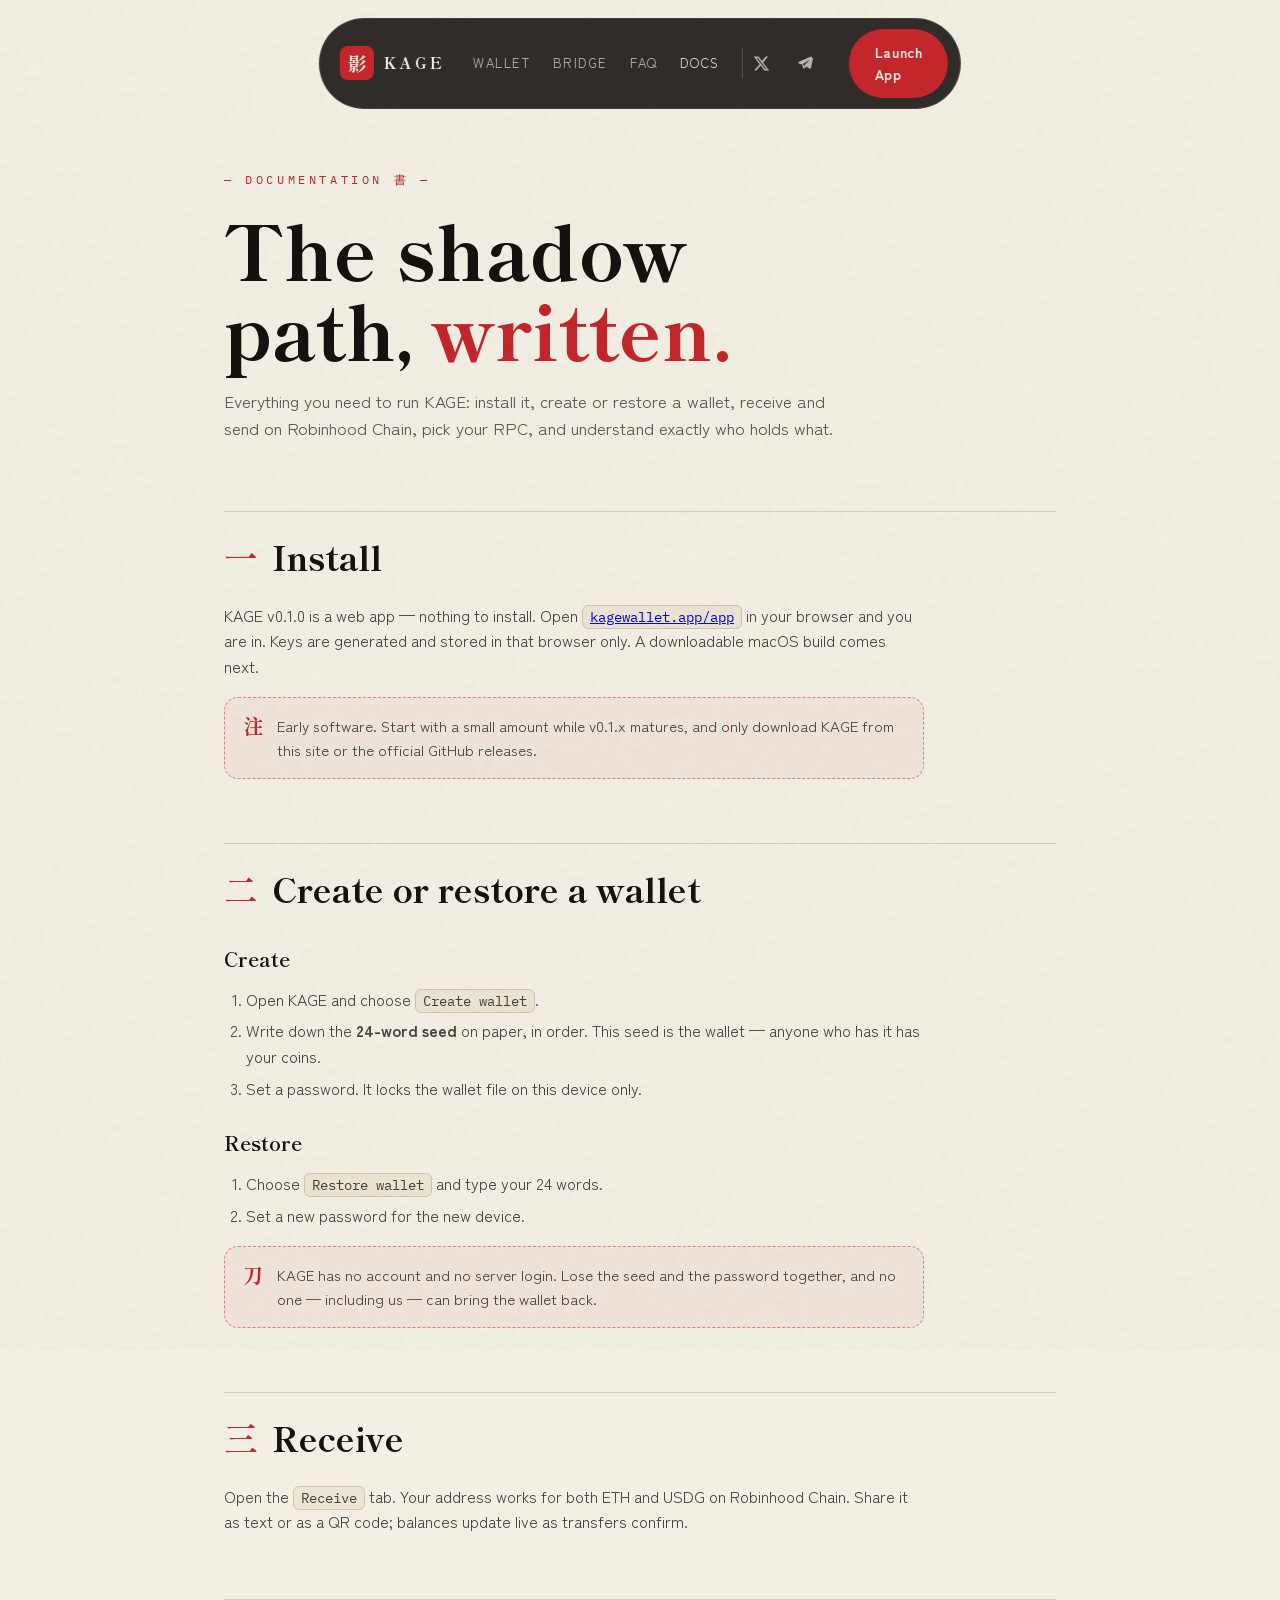
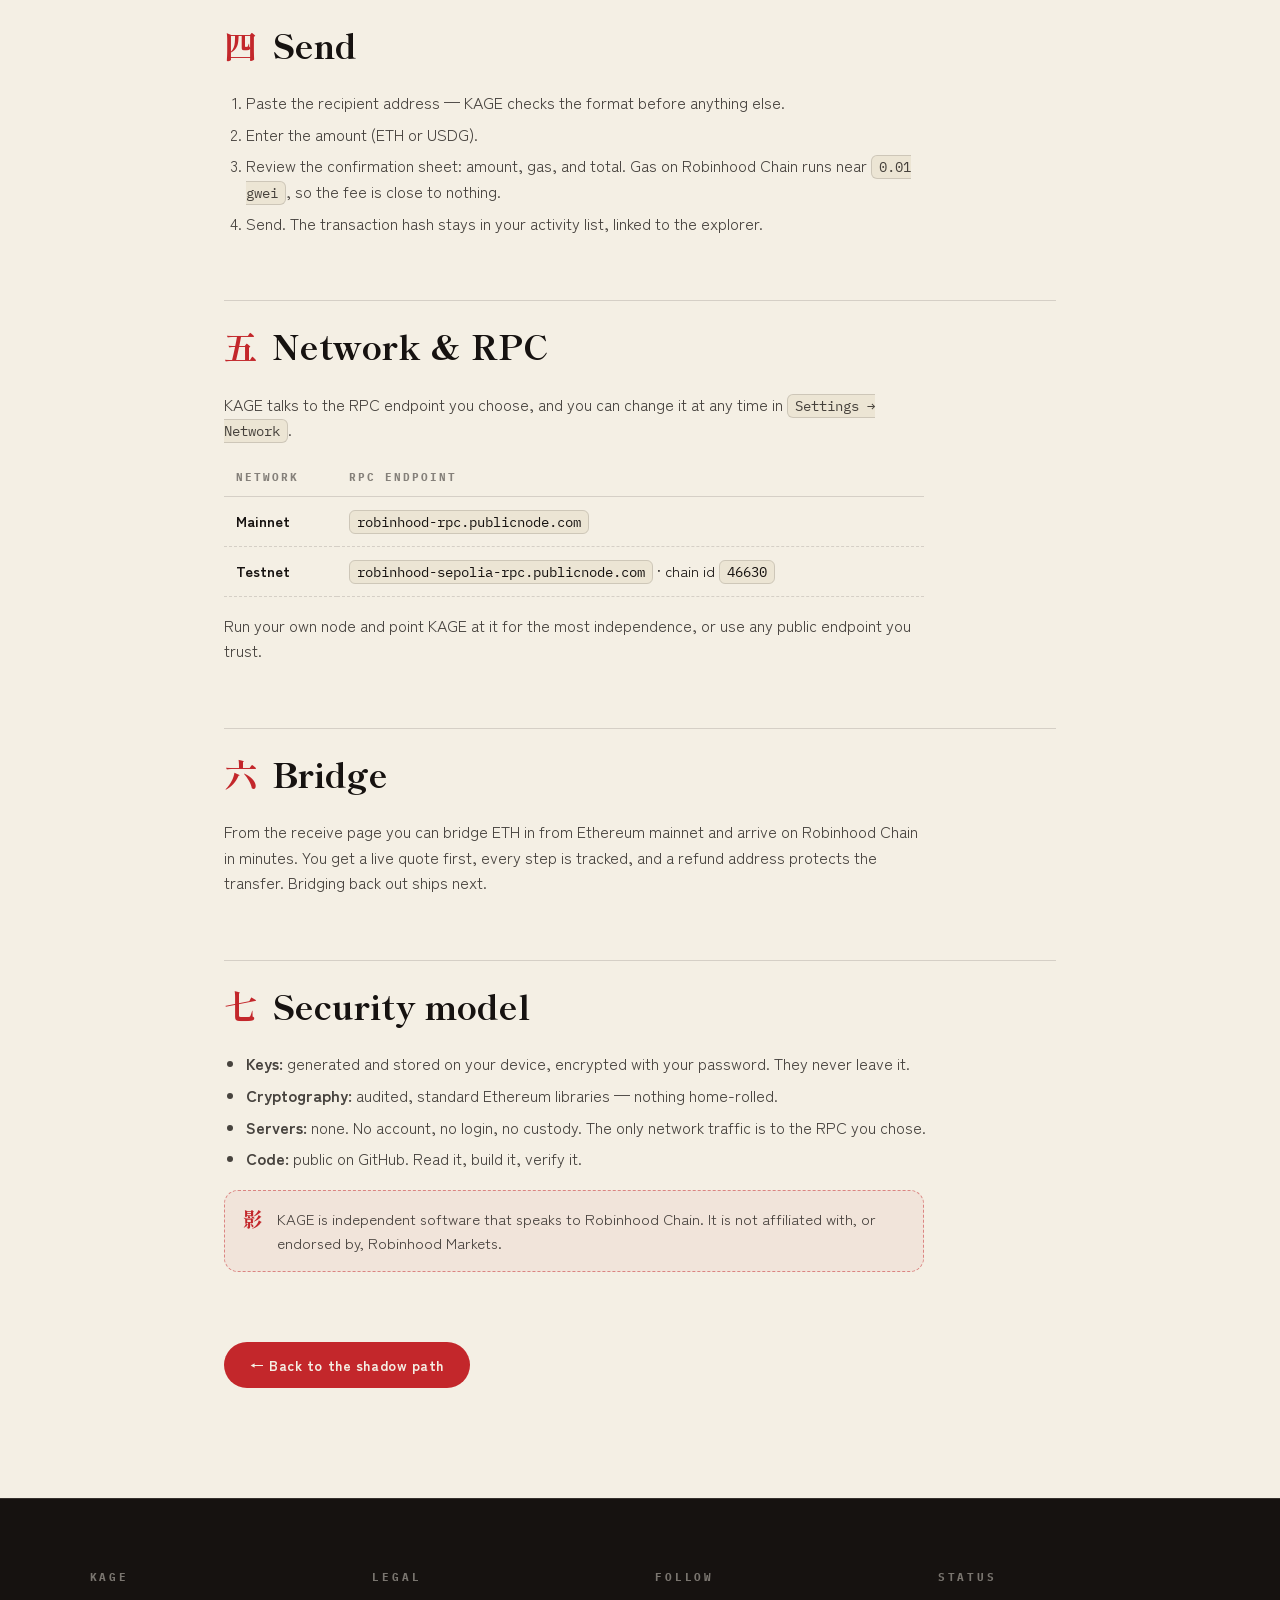
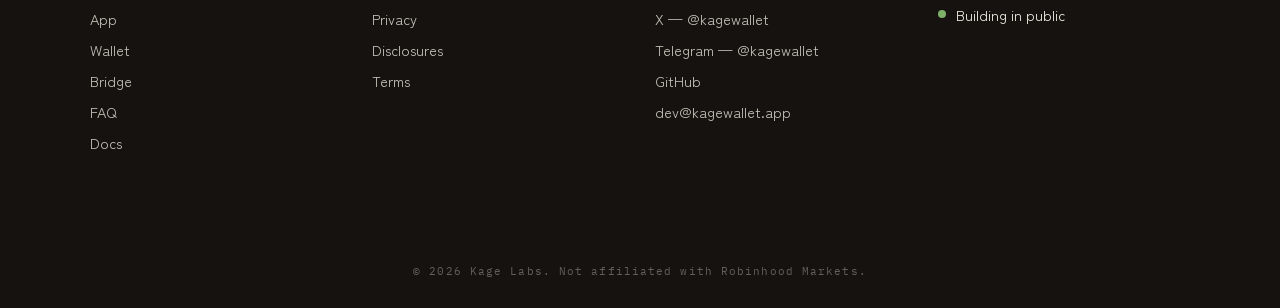
<file: docs.html>
<!doctype html>
<html lang="en">
<head>
  <meta charset="utf-8" />
  <meta name="viewport" content="width=device-width, initial-scale=1" />
  <title>KAGE Docs — Walk the shadow path</title>
  <meta name="description" content="Documentation for KAGE, a self-custody wallet for Robinhood Chain: install, create a wallet, receive, send, RPC endpoints, bridge, and security model." />
  <link rel="icon" type="image/svg+xml" href="images/favicon.svg" />
  <meta property="og:type" content="website" />
  <meta property="og:site_name" content="KAGE" />
  <meta property="og:title" content="KAGE Docs" />
  <meta property="og:description" content="Install, create a wallet, receive, send, RPC endpoints, bridge, and security model." />
  <meta property="og:url" content="https://kagewallet.app/docs.html" />
  <meta property="og:image" content="https://kagewallet.app/images/og.jpg" />
  <meta name="twitter:card" content="summary_large_image" />
  <meta name="twitter:site" content="@kagewallet" />
  <link rel="preconnect" href="https://fonts.googleapis.com" />
  <link rel="preconnect" href="https://fonts.gstatic.com" crossorigin />
  <link href="https://fonts.googleapis.com/css2?family=Shippori+Mincho:wght@500;600;700;800&family=Zen+Kaku+Gothic+New:wght@400;500;700&family=IBM+Plex+Mono:wght@400;500&display=swap" rel="stylesheet" />
  <link rel="stylesheet" href="css/style.css?v=2" />
  <style>
    .docs {
      max-width: 880px;
      margin: 0 auto;
      padding: 170px 24px 110px;
    }
    .docs__kicker {
      font-family: var(--mono);
      font-size: 12px; letter-spacing: 0.3em;
      color: var(--crimson);
      margin-bottom: 20px;
    }
    .docs__title {
      font-family: var(--serif);
      font-weight: 800;
      font-size: clamp(42px, 7vw, 76px);
      line-height: 1.05;
      margin-bottom: 18px;
    }
    .docs__intro {
      font-size: 17px;
      color: rgba(22,18,16,0.7);
      max-width: 620px;
      margin-bottom: 70px;
    }
    .doc-section { margin-bottom: 64px; }
    .doc-section h2 {
      display: flex; align-items: baseline; gap: 14px;
      font-family: var(--serif);
      font-weight: 800;
      font-size: clamp(26px, 3.4vw, 34px);
      margin-bottom: 18px;
      padding-top: 18px;
      border-top: 1px solid var(--line);
    }
    .doc-section h2 .kanji { color: var(--crimson); }
    .doc-section h3 {
      font-family: var(--serif);
      font-size: 20px;
      margin: 26px 0 10px;
    }
    .doc-section p, .doc-section li {
      font-size: 16px;
      color: rgba(22,18,16,0.78);
      max-width: 700px;
    }
    .doc-section ol, .doc-section ul { padding-left: 22px; margin: 12px 0; }
    .doc-section li { margin: 6px 0; }
    .doc-section code {
      font-family: var(--mono);
      font-size: 13.5px;
      background: var(--paper-2);
      border: 1px solid var(--line);
      border-radius: 6px;
      padding: 2px 7px;
    }
    .doc-callout {
      display: flex; gap: 14px;
      border: 1px dashed rgba(195,39,43,0.5);
      border-radius: 14px;
      background: rgba(195,39,43,0.05);
      padding: 16px 18px;
      margin: 18px 0;
      max-width: 700px;
    }
    .doc-callout .mark {
      font-family: var(--serif);
      font-weight: 800;
      color: var(--crimson);
      font-size: 20px;
      line-height: 1.2;
    }
    .doc-callout p { margin: 0; font-size: 15px; }
    .doc-table {
      width: 100%;
      max-width: 700px;
      border-collapse: collapse;
      margin: 16px 0;
      font-size: 14.5px;
    }
    .doc-table th {
      text-align: left;
      font-family: var(--mono);
      font-size: 11px; letter-spacing: 0.18em;
      color: rgba(22,18,16,0.5);
      padding: 10px 12px;
      border-bottom: 1px solid var(--line);
    }
    .doc-table td {
      padding: 12px;
      border-bottom: 1px dashed var(--line);
      vertical-align: top;
    }
    .doc-table td:first-child { font-weight: 700; white-space: nowrap; }
    .doc-table code { white-space: nowrap; }
    .docs__backrow { margin-top: 70px; }
  </style>
</head>
<body>
  <div class="grain" aria-hidden="true"></div>

  <header class="nav">
    <a class="nav__brand" href="index.html">
      <span class="nav__mon">影</span>
      <span class="nav__name">KAGE</span>
    </a>
    <nav class="nav__links">
      <a href="index.html#features">Wallet</a>
      <a href="index.html#bridge">Bridge</a>
      <a href="index.html#faq">FAQ</a>
      <a href="docs.html" style="color:var(--paper)">Docs</a>
    </nav>
    <div class="nav__social">
      <a href="https://x.com/kagewallet" target="_blank" rel="noopener" aria-label="X — @kagewallet">
        <svg viewBox="0 0 24 24" fill="currentColor"><path d="M18.244 2.25h3.308l-7.227 8.26 8.502 11.24H16.17l-5.214-6.817L4.99 21.75H1.68l7.73-8.835L1.254 2.25H8.08l4.713 6.231 5.45-6.231zm-1.161 17.52h1.833L7.084 4.126H5.117l11.966 15.644z"/></svg>
      </a>
      <a href="https://t.me/kagewallet" target="_blank" rel="noopener" aria-label="Telegram — @kagewallet">
        <svg viewBox="0 0 24 24" fill="currentColor"><path d="M21.94 3.19a1.5 1.5 0 0 0-2.04-1.64L2.1 9.4c-1.26.52-1.14 2.35.17 2.72l4.52 1.26 1.69 5.4c.37 1.17 1.86 1.46 2.64.52l2.28-2.76 4.47 3.3c.98.72 2.37.17 2.6-1.03l3.47-15.62zM8.3 12.9l9.14-5.9c.36-.23.74.26.44.56l-7.2 7.06-.27 3.18-1.9-4.9z" transform="scale(.92) translate(1 1)"/></svg>
      </a>
    </div>
    <a class="btn btn--primary nav__cta" href="app/">Launch App<span class="btn__ink" aria-hidden="true"></span></a>
  </header>

  <main class="docs">
    <p class="docs__kicker">— DOCUMENTATION 書 —</p>
    <h1 class="docs__title">The shadow<br/>path, <span class="crimson">written.</span></h1>
    <p class="docs__intro">Everything you need to run KAGE: install it, create or restore a wallet, receive and send on Robinhood Chain, pick your RPC, and understand exactly who holds what.</p>

    <section class="doc-section" id="install">
      <h2><span class="kanji">一</span> Install</h2>
      <p>KAGE v0.1.0 is a web app — nothing to install. Open <a href="app/"><code>kagewallet.app/app</code></a> in your browser and you are in. Keys are generated and stored in that browser only. A downloadable macOS build comes next.</p>
      <div class="doc-callout"><span class="mark">注</span><p>Early software. Start with a small amount while v0.1.x matures, and only download KAGE from this site or the official GitHub releases.</p></div>
    </section>

    <section class="doc-section" id="wallet">
      <h2><span class="kanji">二</span> Create or restore a wallet</h2>
      <h3>Create</h3>
      <ol>
        <li>Open KAGE and choose <code>Create wallet</code>.</li>
        <li>Write down the <strong>24-word seed</strong> on paper, in order. This seed is the wallet — anyone who has it has your coins.</li>
        <li>Set a password. It locks the wallet file on this device only.</li>
      </ol>
      <h3>Restore</h3>
      <ol>
        <li>Choose <code>Restore wallet</code> and type your 24 words.</li>
        <li>Set a new password for the new device.</li>
      </ol>
      <div class="doc-callout"><span class="mark">刀</span><p>KAGE has no account and no server login. Lose the seed and the password together, and no one — including us — can bring the wallet back.</p></div>
    </section>

    <section class="doc-section" id="receive">
      <h2><span class="kanji">三</span> Receive</h2>
      <p>Open the <code>Receive</code> tab. Your address works for both ETH and USDG on Robinhood Chain. Share it as text or as a QR code; balances update live as transfers confirm.</p>
    </section>

    <section class="doc-section" id="send">
      <h2><span class="kanji">四</span> Send</h2>
      <ol>
        <li>Paste the recipient address — KAGE checks the format before anything else.</li>
        <li>Enter the amount (ETH or USDG).</li>
        <li>Review the confirmation sheet: amount, gas, and total. Gas on Robinhood Chain runs near <code>0.01 gwei</code>, so the fee is close to nothing.</li>
        <li>Send. The transaction hash stays in your activity list, linked to the explorer.</li>
      </ol>
    </section>

    <section class="doc-section" id="network">
      <h2><span class="kanji">五</span> Network &amp; RPC</h2>
      <p>KAGE talks to the RPC endpoint you choose, and you can change it at any time in <code>Settings → Network</code>.</p>
      <table class="doc-table">
        <tr><th>NETWORK</th><th>RPC ENDPOINT</th></tr>
        <tr><td>Mainnet</td><td><code>robinhood-rpc.publicnode.com</code></td></tr>
        <tr><td>Testnet</td><td><code>robinhood-sepolia-rpc.publicnode.com</code> · chain id <code>46630</code></td></tr>
      </table>
      <p>Run your own node and point KAGE at it for the most independence, or use any public endpoint you trust.</p>
    </section>

    <section class="doc-section" id="bridge">
      <h2><span class="kanji">六</span> Bridge</h2>
      <p>From the receive page you can bridge ETH in from Ethereum mainnet and arrive on Robinhood Chain in minutes. You get a live quote first, every step is tracked, and a refund address protects the transfer. Bridging back out ships next.</p>
    </section>

    <section class="doc-section" id="security">
      <h2><span class="kanji">七</span> Security model</h2>
      <ul>
        <li><strong>Keys:</strong> generated and stored on your device, encrypted with your password. They never leave it.</li>
        <li><strong>Cryptography:</strong> audited, standard Ethereum libraries — nothing home-rolled.</li>
        <li><strong>Servers:</strong> none. No account, no login, no custody. The only network traffic is to the RPC you chose.</li>
        <li><strong>Code:</strong> public on GitHub. Read it, build it, verify it.</li>
      </ul>
      <div class="doc-callout"><span class="mark">影</span><p>KAGE is independent software that speaks to Robinhood Chain. It is not affiliated with, or endorsed by, Robinhood Markets.</p></div>
    </section>

    <div class="docs__backrow">
      <a class="btn btn--primary" href="index.html">← Back to the shadow path<span class="btn__ink" aria-hidden="true"></span></a>
    </div>
  </main>

  <footer class="footer">
    <div class="footer__cols">
      <div><h4>KAGE</h4><a href="app/">App</a><a href="index.html#features">Wallet</a><a href="index.html#bridge">Bridge</a><a href="index.html#faq">FAQ</a><a href="docs.html">Docs</a></div>
      <div><h4>LEGAL</h4><a href="#">Privacy</a><a href="#">Disclosures</a><a href="#">Terms</a></div>
      <div><h4>FOLLOW</h4><a href="https://x.com/kagewallet" target="_blank" rel="noopener">X — @kagewallet</a><a href="https://t.me/kagewallet" target="_blank" rel="noopener">Telegram — @kagewallet</a><a href="https://github.com/kagewallet/kage" target="_blank" rel="noopener">GitHub</a><a href="mailto:dev@kagewallet.app">dev@kagewallet.app</a></div>
      <div><h4>STATUS</h4><p class="footer__status"><span class="ui__pulse"></span>Building in public</p></div>
    </div>
    <p class="footer__fine">© 2026 Kage Labs. Not affiliated with Robinhood Markets.</p>
  </footer>
</body>
</html>
</file>
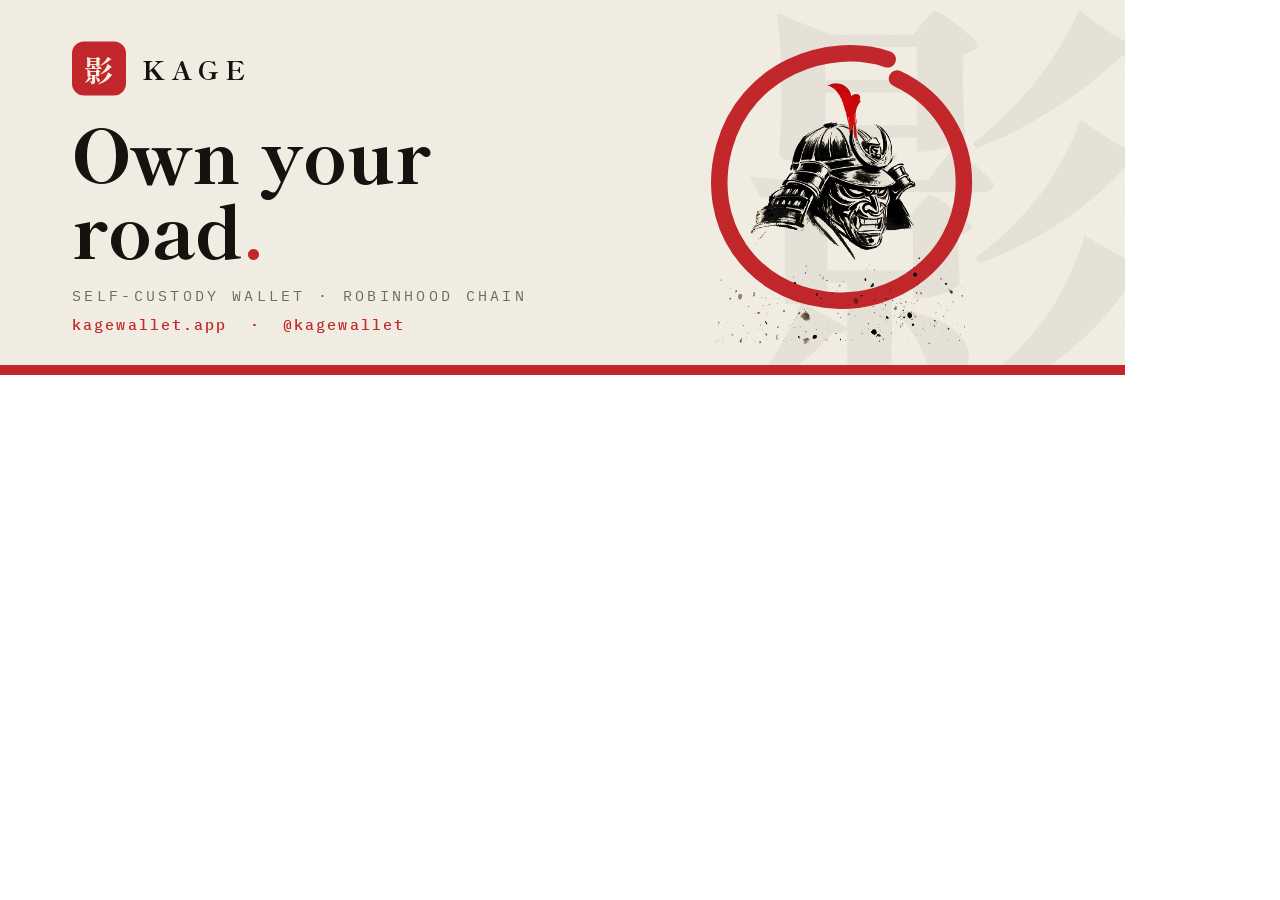
<file: brand/banner.html>
<!doctype html>
<html lang="en">
<head>
<meta charset="utf-8" />
<meta name="viewport" content="width=device-width, initial-scale=1" />
<title>banner</title>
<link href="https://fonts.googleapis.com/css2?family=Shippori+Mincho:wght@700;800&family=IBM+Plex+Mono:wght@500&display=swap" rel="stylesheet" />
<style>
  * { margin: 0; padding: 0; box-sizing: border-box; }
  html, body { width: 1125px; height: 375px; overflow: hidden; }
  .stage {
    position: relative;
    width: 1125px; height: 375px;
    background: #f4efe4;
    overflow: hidden;
    font-family: 'Shippori Mincho', serif;
  }
  .giant {
    position: absolute;
    right: -40px; top: 50%;
    translate: 0 -50%;
    font-size: 430px;
    font-weight: 800;
    line-height: 1;
    color: rgba(22, 18, 16, 0.055);
    user-select: none;
  }
  .enso {
    position: absolute;
    top: 50%; right: 118px;
    width: 330px;
    translate: 0 -52%;
    color: #c3272b;
  }
  .enso svg { width: 100%; height: auto; display: block; }
  .samurai {
    position: absolute;
    top: 47%; right: 160px;
    width: 250px;
    translate: 0 -50%;
    mix-blend-mode: multiply;
    filter: brightness(1.08) contrast(1.06);
  }
  .copy {
    position: absolute;
    left: 72px; top: 50%;
    translate: 0 -50%;
  }
  .brand {
    display: flex; align-items: center; gap: 16px;
    margin-bottom: 18px;
  }
  .mon {
    display: grid; place-items: center;
    width: 54px; height: 54px;
    background: #c3272b;
    color: #f4efe4;
    border-radius: 12px;
    font-size: 30px;
    font-weight: 800;
  }
  .name {
    font-size: 26px;
    font-weight: 800;
    letter-spacing: 0.24em;
    color: #161210;
  }
  .title {
    font-size: 74px;
    font-weight: 800;
    line-height: 1.02;
    color: #161210;
  }
  .title em { font-style: normal; color: #c3272b; }
  .meta {
    margin-top: 22px;
    font-family: 'IBM Plex Mono', monospace;
    font-size: 15px;
    letter-spacing: 0.22em;
    color: rgba(22, 18, 16, 0.6);
  }
  .links {
    margin-top: 10px;
    font-family: 'IBM Plex Mono', monospace;
    font-size: 15px;
    letter-spacing: 0.14em;
    color: #c3272b;
    font-weight: 500;
  }
  .strip {
    position: absolute;
    left: 0; right: 0; bottom: 0;
    height: 10px;
    background: #c3272b;
  }
  .grain {
    position: absolute; inset: 0;
    opacity: 0.55;
    background-image: url("data:image/svg+xml,%3Csvg viewBox='0 0 300 300' xmlns='http://www.w3.org/2000/svg'%3E%3Cfilter id='n'%3E%3CfeTurbulence type='fractalNoise' baseFrequency='0.75' numOctaves='2' stitchTiles='stitch'/%3E%3CfeColorMatrix type='matrix' values='0 0 0 0 0  0 0 0 0 0  0 0 0 0 0  0 0 0 0.04 0'/%3E%3C/filter%3E%3Crect width='100%25' height='100%25' filter='url(%23n)'/%3E%3C/svg%3E");
  }
</style>
</head>
<body>
  <div class="stage">
    <div class="giant">影</div>
    <div class="enso">
      <svg viewBox="0 0 600 600" fill="none">
        <path d="M383 78C275 42 125 96 86 237c-39 141 51 262 183 278 132 16 243-77 252-197 7-96-48-171-121-205" stroke="currentColor" stroke-width="30" stroke-linecap="round"/>
      </svg>
    </div>
    <img class="samurai" src="/images/hero-samurai.jpg" alt="" />
    <div class="copy">
      <div class="brand"><span class="mon">影</span><span class="name">KAGE</span></div>
      <div class="title">Own your<br/>road<em>.</em></div>
      <div class="meta">SELF-CUSTODY WALLET · ROBINHOOD CHAIN</div>
      <div class="links">kagewallet.app &nbsp;·&nbsp; @kagewallet</div>
    </div>
    <div class="strip"></div>
    <div class="grain"></div>
  </div>
</body>
</html>
</file>
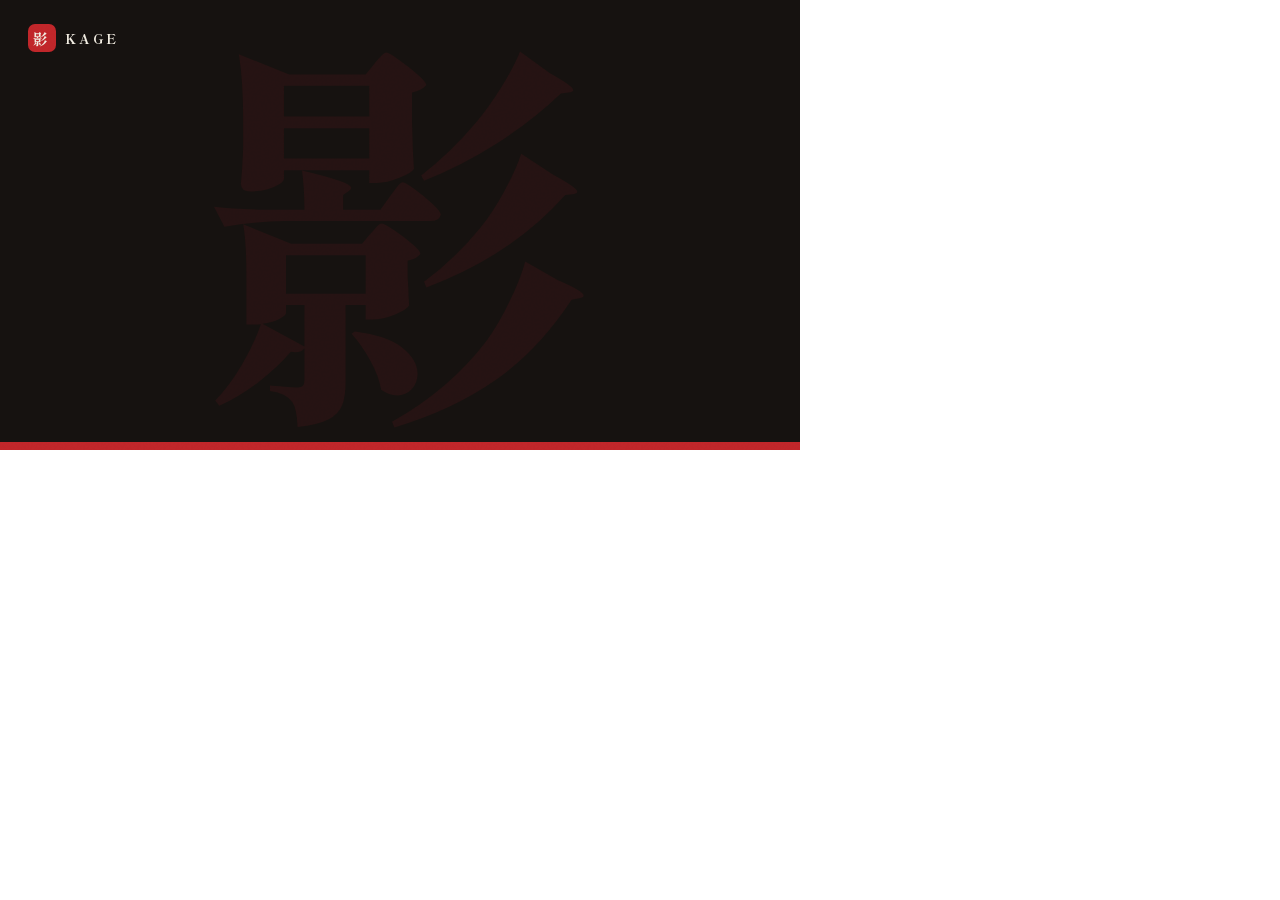
<file: brand/card.html>
<!doctype html>
<html lang="en">
<head>
<meta charset="utf-8" />
<title>card</title>
<link href="https://fonts.googleapis.com/css2?family=Shippori+Mincho:wght@700;800&family=IBM+Plex+Mono:wght@400;500&family=Zen+Kaku+Gothic+New:wght@500;700&display=swap" rel="stylesheet" />
<style>
  * { margin: 0; padding: 0; box-sizing: border-box; }
  html, body { width: 800px; height: 450px; overflow: hidden; }
  .stage {
    position: relative; width: 800px; height: 450px; overflow: hidden;
    font-family: 'Shippori Mincho', serif;
    display: grid; place-items: center; text-align: center;
  }
  .stage.paper { background: #f4efe4; color: #161210; }
  .stage.ink { background: #161210; color: #f4efe4; }
  .stage.black { background: #100d0b; color: #f4efe4; }
  .kanji {
    position: absolute; top: 50%; left: 50%; translate: -50% -52%;
    font-size: 400px; font-weight: 800; line-height: 1; user-select: none;
  }
  .paper .kanji { color: rgba(22,18,16,0.055); }
  .ink .kanji, .black .kanji { color: rgba(195,39,43,0.09); }
  .inner { position: relative; max-width: 660px; padding: 0 30px; }
  .kicker {
    font-family: 'IBM Plex Mono', monospace; font-size: 11.5px; letter-spacing: 0.32em;
    color: #c3272b; margin-bottom: 16px; text-transform: uppercase;
  }
  .title { font-size: 54px; font-weight: 800; line-height: 1.08; }
  .title.small { font-size: 44px; }
  .title em { font-style: normal; color: #c3272b; }
  .chips { margin-top: 22px; display: flex; flex-wrap: wrap; gap: 9px; justify-content: center; }
  .chips span {
    font-family: 'Zen Kaku Gothic New', sans-serif; font-size: 13px; font-weight: 700;
    border-radius: 999px; padding: 7px 15px;
  }
  .paper .chips span { border: 1px solid rgba(22,18,16,0.3); background: rgba(244,239,228,0.6); }
  .ink .chips span, .black .chips span { border: 1px solid rgba(244,239,228,0.25); }
  .chips span::before { content: "● "; color: #c3272b; font-size: 8px; }
  [hidden] { display: none !important; }
  .pill {
    margin: 24px auto 0; display: inline-flex; align-items: center; gap: 12px;
    border: 1px dashed rgba(195,39,43,0.7); border-radius: 999px; padding: 12px 26px;
    font-family: 'IBM Plex Mono', monospace; font-size: 14.5px; letter-spacing: 0.22em;
    text-transform: uppercase;
  }
  .dot { width: 9px; height: 9px; border-radius: 50%; background: #c3272b; box-shadow: 0 0 14px rgba(195,39,43,0.9); }
  .foot {
    margin-top: 22px; font-family: 'IBM Plex Mono', monospace;
    font-size: 12.5px; letter-spacing: 0.16em;
  }
  .paper .foot { color: rgba(22,18,16,0.55); }
  .ink .foot, .black .foot { color: rgba(244,239,228,0.5); }
  .foot b { color: #c3272b; font-weight: 500; }
  .strip { position: absolute; left: 0; right: 0; bottom: 0; height: 8px; background: #c3272b; }
  .brandtag {
    position: absolute; top: 24px; left: 28px;
    display: flex; align-items: center; gap: 9px;
    font-size: 13px; font-weight: 800; letter-spacing: 0.22em;
  }
  .brandtag .mon { display: grid; place-items: center; width: 28px; height: 28px; background: #c3272b; color: #f4efe4; border-radius: 7px; font-size: 15px; }
  .grain { position: absolute; inset: 0; opacity: .5; pointer-events: none;
    background-image: url("data:image/svg+xml,%3Csvg viewBox='0 0 300 300' xmlns='http://www.w3.org/2000/svg'%3E%3Cfilter id='n'%3E%3CfeTurbulence type='fractalNoise' baseFrequency='0.75' numOctaves='2' stitchTiles='stitch'/%3E%3CfeColorMatrix type='matrix' values='0 0 0 0 0  0 0 0 0 0  0 0 0 0 0  0 0 0 0.05 0'/%3E%3C/filter%3E%3Crect width='100%25' height='100%25' filter='url(%23n)'/%3E%3C/svg%3E"); }
</style>
</head>
<body>
  <div class="stage ink" id="stage">
    <div class="kanji" id="kanji">影</div>
    <div class="inner">
      <p class="kicker" id="kicker"></p>
      <div class="title" id="title"></div>
      <div class="chips" id="chips" hidden></div>
      <div class="pill" id="pill" hidden><span class="dot"></span><span id="pillText"></span></div>
      <p class="foot" id="foot" hidden></p>
    </div>
    <div class="brandtag"><span class="mon">影</span>KAGE</div>
    <div class="strip"></div>
    <div class="grain"></div>
  </div>
<script>
  const q = new URLSearchParams(location.search);
  const esc = (s) => s.replace(/&/g,'&amp;').replace(/</g,'&lt;').replace(/>/g,'&gt;');
  // title markup: '|' = line break, {word} = crimson
  const md = (s) => esc(s).replace(/\{(.+?)\}/g, '<em>$1</em>').replace(/\|/g, '<br/>');
  document.getElementById('stage').className = 'stage ' + (q.get('t') || 'ink');
  document.getElementById('kanji').textContent = q.get('k') || '影';
  document.getElementById('kicker').textContent = q.get('kick') || '';
  const title = document.getElementById('title');
  title.innerHTML = md(q.get('h') || '');
  if ((q.get('h') || '').length > 40) title.classList.add('small');
  if (q.get('chips')) {
    const c = document.getElementById('chips');
    c.hidden = false;
    c.innerHTML = q.get('chips').split(';').map(x => `<span>${esc(x)}</span>`).join('');
  }
  if (q.get('pill')) {
    document.getElementById('pill').hidden = false;
    document.getElementById('pillText').innerHTML = md(q.get('pill'));
  }
  if (q.get('foot')) {
    const f = document.getElementById('foot');
    f.hidden = false;
    f.innerHTML = md(q.get('foot'));
  }
</script>
</body>
</html>
</file>
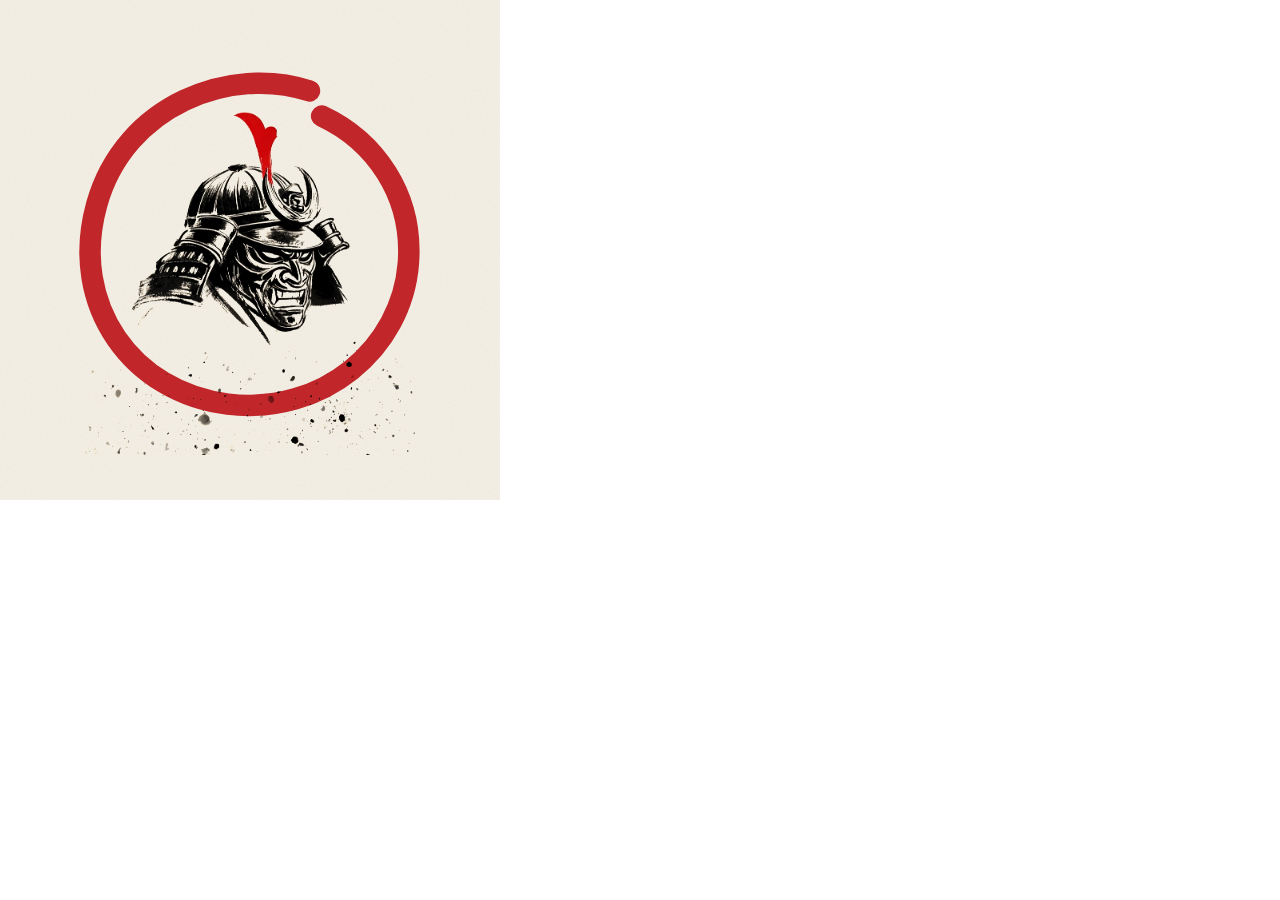
<file: brand/pfp.html>
<!doctype html>
<html lang="en">
<head>
<meta charset="utf-8" />
<meta name="viewport" content="width=device-width, initial-scale=1" />
<title>pfp</title>
<link href="https://fonts.googleapis.com/css2?family=Shippori+Mincho:wght@800&display=swap" rel="stylesheet" />
<style>
  * { margin: 0; padding: 0; box-sizing: border-box; }
  html, body { width: 500px; height: 500px; overflow: hidden; }
  .stage {
    position: relative;
    width: 500px; height: 500px;
    background: #f4efe4;
    overflow: hidden;
  }
  .enso {
    position: absolute;
    top: 50%; left: 50%;
    width: 430px;
    translate: -50% -50%;
    color: #c3272b;
  }
  .enso svg { width: 100%; height: auto; display: block; }
  .samurai {
    position: absolute;
    top: 47%; left: 50%;
    width: 330px;
    translate: -50% -50%;
    mix-blend-mode: multiply;
    filter: brightness(1.08) contrast(1.06);
  }
  .grain {
    position: absolute; inset: 0;
    opacity: 0.55;
    background-image: url("data:image/svg+xml,%3Csvg viewBox='0 0 300 300' xmlns='http://www.w3.org/2000/svg'%3E%3Cfilter id='n'%3E%3CfeTurbulence type='fractalNoise' baseFrequency='0.75' numOctaves='2' stitchTiles='stitch'/%3E%3CfeColorMatrix type='matrix' values='0 0 0 0 0  0 0 0 0 0  0 0 0 0 0  0 0 0 0.04 0'/%3E%3C/filter%3E%3Crect width='100%25' height='100%25' filter='url(%23n)'/%3E%3C/svg%3E");
  }
</style>
</head>
<body>
  <div class="stage">
    <div class="enso">
      <svg viewBox="0 0 600 600" fill="none">
        <path d="M383 78C275 42 125 96 86 237c-39 141 51 262 183 278 132 16 243-77 252-197 7-96-48-171-121-205" stroke="currentColor" stroke-width="30" stroke-linecap="round"/>
      </svg>
    </div>
    <img class="samurai" src="/images/hero-samurai.jpg" alt="" />
    <div class="grain"></div>
  </div>
</body>
</html>
</file>
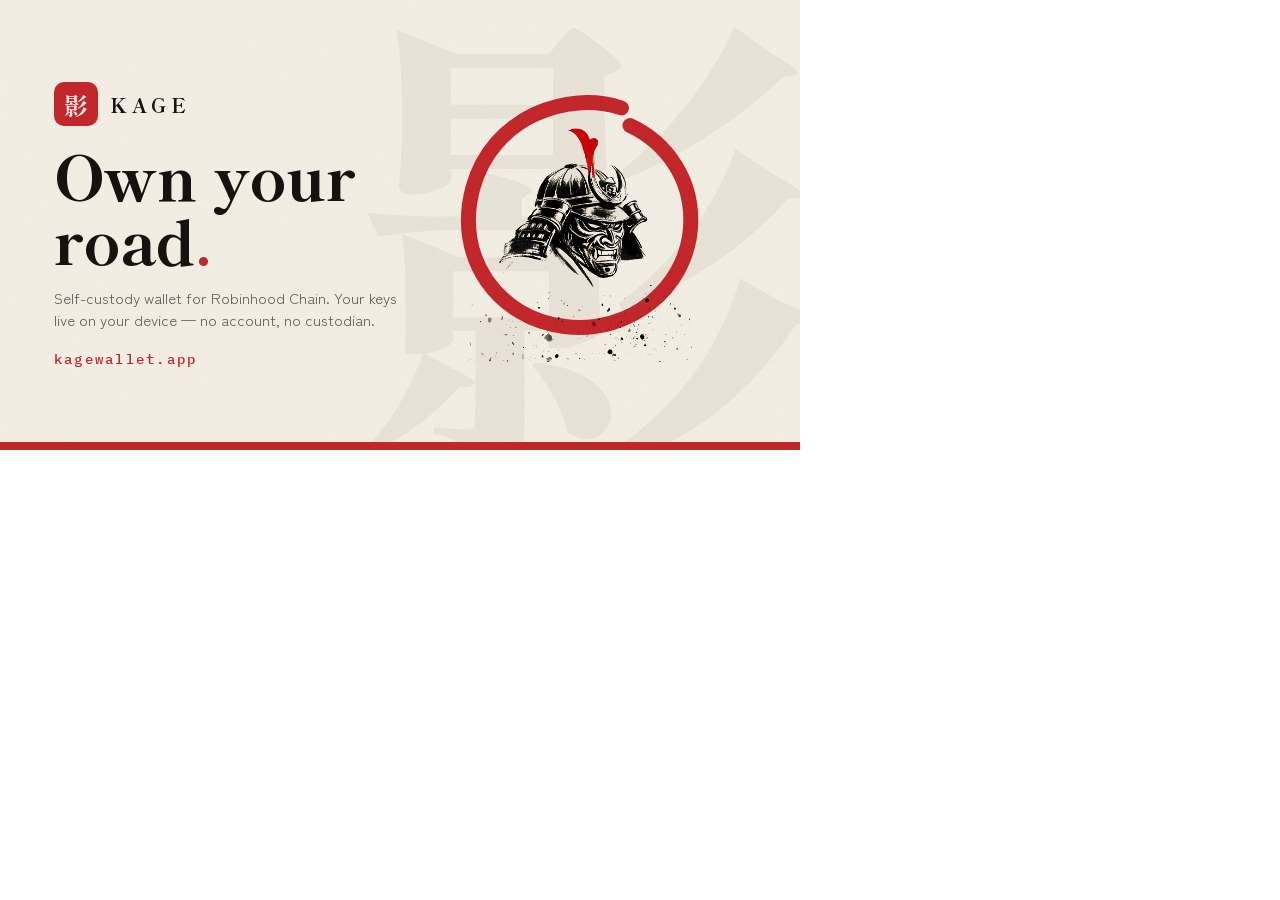
<file: brand/post1.html>
<!doctype html>
<html lang="en">
<head>
<meta charset="utf-8" />
<title>post1</title>
<link href="https://fonts.googleapis.com/css2?family=Shippori+Mincho:wght@700;800&family=IBM+Plex+Mono:wght@500&family=Zen+Kaku+Gothic+New:wght@500&display=swap" rel="stylesheet" />
<style>
  * { margin: 0; padding: 0; box-sizing: border-box; }
  html, body { width: 800px; height: 450px; overflow: hidden; }
  .stage {
    position: relative; width: 800px; height: 450px;
    background: #f4efe4; overflow: hidden;
    font-family: 'Shippori Mincho', serif;
  }
  .giant {
    position: absolute; right: -30px; top: 50%; translate: 0 -50%;
    font-size: 480px; font-weight: 800; line-height: 1;
    color: rgba(22,18,16,0.05); user-select: none;
  }
  .enso { position: absolute; top: 50%; right: 70px; width: 300px; translate: 0 -52%; color: #c3272b; }
  .enso svg { width: 100%; display: block; }
  .samurai {
    position: absolute; top: 47%; right: 108px; width: 225px; translate: 0 -50%;
    mix-blend-mode: multiply; filter: brightness(1.08) contrast(1.06);
  }
  .copy { position: absolute; left: 54px; top: 50%; translate: 0 -50%; }
  .brand { display: flex; align-items: center; gap: 12px; margin-bottom: 16px; }
  .mon { display: grid; place-items: center; width: 44px; height: 44px; background: #c3272b; color: #f4efe4; border-radius: 10px; font-size: 24px; font-weight: 800; }
  .name { font-size: 19px; font-weight: 800; letter-spacing: 0.24em; color: #161210; }
  .title { font-size: 62px; font-weight: 800; line-height: 1.04; color: #161210; }
  .title em { font-style: normal; color: #c3272b; }
  .sub { margin-top: 16px; font-family: 'Zen Kaku Gothic New', sans-serif; font-size: 15px; color: rgba(22,18,16,0.65); max-width: 360px; line-height: 1.5; }
  .link { margin-top: 18px; font-family: 'IBM Plex Mono', monospace; font-size: 14px; letter-spacing: 0.16em; color: #c3272b; font-weight: 500; }
  .strip { position: absolute; left: 0; right: 0; bottom: 0; height: 8px; background: #c3272b; }
  .grain { position: absolute; inset: 0; opacity: .5; background-image: url("data:image/svg+xml,%3Csvg viewBox='0 0 300 300' xmlns='http://www.w3.org/2000/svg'%3E%3Cfilter id='n'%3E%3CfeTurbulence type='fractalNoise' baseFrequency='0.75' numOctaves='2' stitchTiles='stitch'/%3E%3CfeColorMatrix type='matrix' values='0 0 0 0 0  0 0 0 0 0  0 0 0 0 0  0 0 0 0.04 0'/%3E%3C/filter%3E%3Crect width='100%25' height='100%25' filter='url(%23n)'/%3E%3C/svg%3E"); }
</style>
</head>
<body>
  <div class="stage">
    <div class="giant">影</div>
    <div class="enso"><svg viewBox="0 0 600 600" fill="none"><path d="M383 78C275 42 125 96 86 237c-39 141 51 262 183 278 132 16 243-77 252-197 7-96-48-171-121-205" stroke="currentColor" stroke-width="30" stroke-linecap="round"/></svg></div>
    <img class="samurai" src="/images/hero-samurai.jpg" alt="" />
    <div class="copy">
      <div class="brand"><span class="mon">影</span><span class="name">KAGE</span></div>
      <div class="title">Own your<br/>road<em>.</em></div>
      <p class="sub">Self-custody wallet for Robinhood Chain. Your keys live on your device — no account, no custodian.</p>
      <div class="link">kagewallet.app</div>
    </div>
    <div class="strip"></div>
    <div class="grain"></div>
  </div>
</body>
</html>
</file>
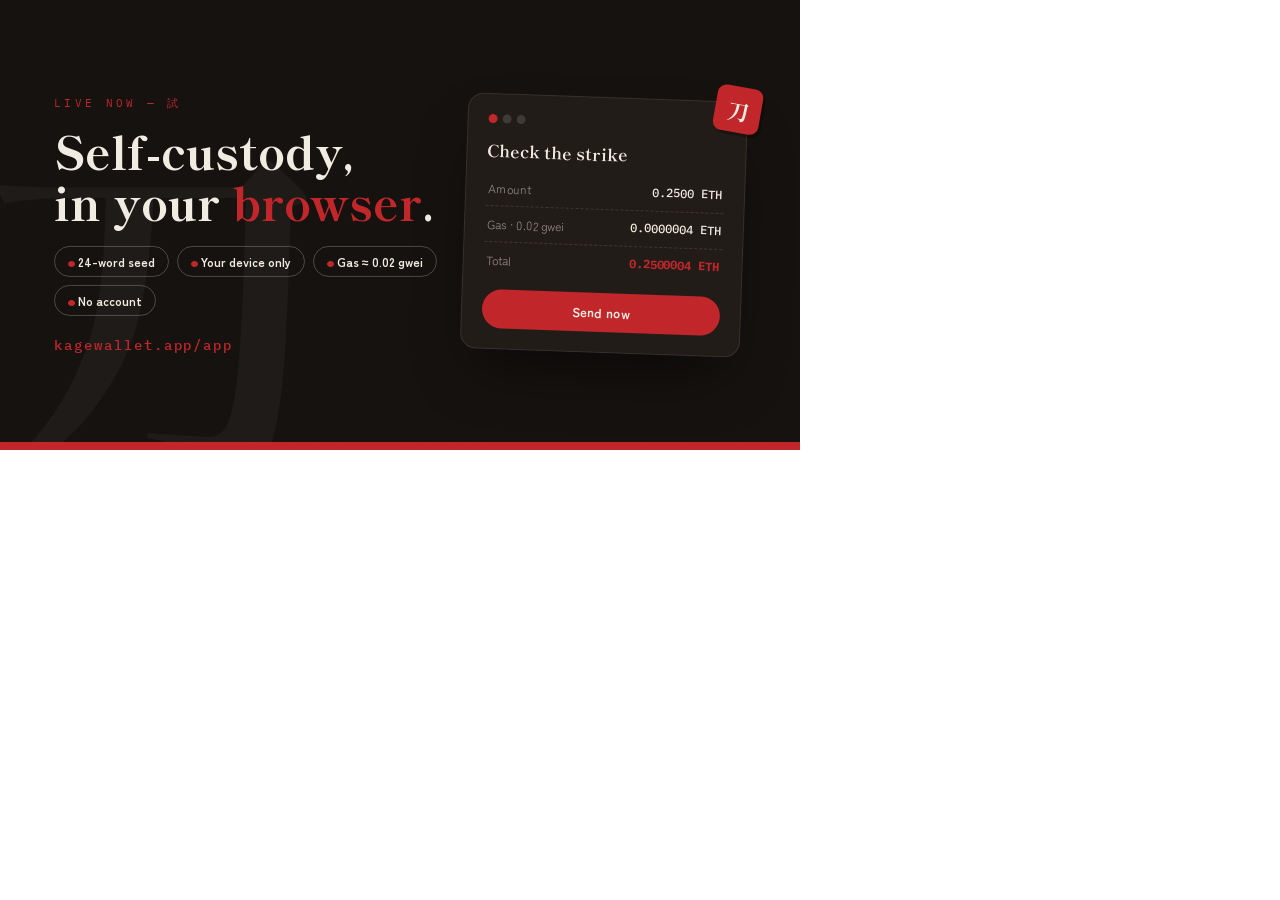
<file: brand/post2.html>
<!doctype html>
<html lang="en">
<head>
<meta charset="utf-8" />
<title>post2</title>
<link href="https://fonts.googleapis.com/css2?family=Shippori+Mincho:wght@700;800&family=IBM+Plex+Mono:wght@400;500&family=Zen+Kaku+Gothic+New:wght@500;700&display=swap" rel="stylesheet" />
<style>
  * { margin: 0; padding: 0; box-sizing: border-box; }
  html, body { width: 800px; height: 450px; overflow: hidden; }
  .stage {
    position: relative; width: 800px; height: 450px;
    background: #161210; overflow: hidden;
    font-family: 'Shippori Mincho', serif; color: #f4efe4;
  }
  .giant { position: absolute; left: -40px; bottom: -120px; font-size: 380px; font-weight: 800; color: rgba(244,239,228,0.04); user-select: none; }
  .copy { position: absolute; left: 54px; top: 50%; translate: 0 -50%; max-width: 390px; }
  .kicker { font-family: 'IBM Plex Mono', monospace; font-size: 11px; letter-spacing: 0.3em; color: #c3272b; margin-bottom: 14px; }
  .title { font-size: 46px; font-weight: 800; line-height: 1.1; }
  .title em { font-style: normal; color: #c3272b; }
  .chips { margin-top: 20px; display: flex; flex-wrap: wrap; gap: 8px; }
  .chips span {
    font-family: 'Zen Kaku Gothic New', sans-serif; font-size: 12px; font-weight: 700;
    border: 1px solid rgba(244,239,228,0.25); border-radius: 999px; padding: 6px 13px;
  }
  .chips span::before { content: "● "; color: #c3272b; font-size: 8px; }
  .link { margin-top: 20px; font-family: 'IBM Plex Mono', monospace; font-size: 14px; letter-spacing: 0.14em; color: #c3272b; font-weight: 500; }
  /* confirm sheet mock */
  .sheet {
    position: absolute; right: 56px; top: 50%; translate: 0 -50%;
    width: 280px; background: #221c18;
    border: 1px solid rgba(244,239,228,0.1); border-radius: 16px;
    padding: 20px; box-shadow: 0 30px 60px -20px rgba(0,0,0,0.6);
    rotate: 2deg;
  }
  .sheet .bar { display: flex; gap: 5px; margin-bottom: 14px; }
  .sheet .bar i { width: 9px; height: 9px; border-radius: 50%; background: rgba(244,239,228,0.15); }
  .sheet .bar i:first-child { background: #c3272b; }
  .sheet h3 { font-size: 17px; font-weight: 700; margin-bottom: 8px; }
  .line { display: flex; justify-content: space-between; padding: 9px 2px; border-bottom: 1px dashed rgba(244,239,228,0.13); font-family: 'Zen Kaku Gothic New', sans-serif; font-size: 12px; color: rgba(244,239,228,0.55); }
  .line b { font-family: 'IBM Plex Mono', monospace; font-weight: 500; color: #f4efe4; font-size: 12px; }
  .line.total { border-bottom: none; }
  .line.total b { color: #c3272b; font-weight: 700; }
  .btn { margin-top: 12px; width: 100%; text-align: center; background: #c3272b; border-radius: 999px; padding: 10px 0; font-family: 'Zen Kaku Gothic New', sans-serif; font-weight: 700; font-size: 13px; }
  .seal { position: absolute; top: -16px; right: -14px; width: 46px; height: 46px; display: grid; place-items: center; background: #c3272b; border-radius: 9px; font-size: 22px; font-weight: 800; rotate: 8deg; box-shadow: 3px 3px 0 rgba(0,0,0,0.3); }
  .strip { position: absolute; left: 0; right: 0; bottom: 0; height: 8px; background: #c3272b; }
  .grain { position: absolute; inset: 0; opacity: .5; background-image: url("data:image/svg+xml,%3Csvg viewBox='0 0 300 300' xmlns='http://www.w3.org/2000/svg'%3E%3Cfilter id='n'%3E%3CfeTurbulence type='fractalNoise' baseFrequency='0.75' numOctaves='2' stitchTiles='stitch'/%3E%3CfeColorMatrix type='matrix' values='0 0 0 0 0  0 0 0 0 0  0 0 0 0 0  0 0 0 0.05 0'/%3E%3C/filter%3E%3Crect width='100%25' height='100%25' filter='url(%23n)'/%3E%3C/svg%3E"); }
</style>
</head>
<body>
  <div class="stage">
    <div class="giant">刀</div>
    <div class="copy">
      <p class="kicker">LIVE NOW — 試</p>
      <div class="title">Self-custody,<br/>in your <em>browser</em>.</div>
      <div class="chips"><span>24-word seed</span><span>Your device only</span><span>Gas ≈ 0.02 gwei</span><span>No account</span></div>
      <div class="link">kagewallet.app/app</div>
    </div>
    <div class="sheet">
      <div class="seal">刀</div>
      <div class="bar"><i></i><i></i><i></i></div>
      <h3>Check the strike</h3>
      <div class="line"><span>Amount</span><b>0.2500 ETH</b></div>
      <div class="line"><span>Gas · 0.02 gwei</span><b>0.0000004 ETH</b></div>
      <div class="line total"><span>Total</span><b>0.2500004 ETH</b></div>
      <div class="btn">Send now</div>
    </div>
    <div class="strip"></div>
    <div class="grain"></div>
  </div>
</body>
</html>
</file>
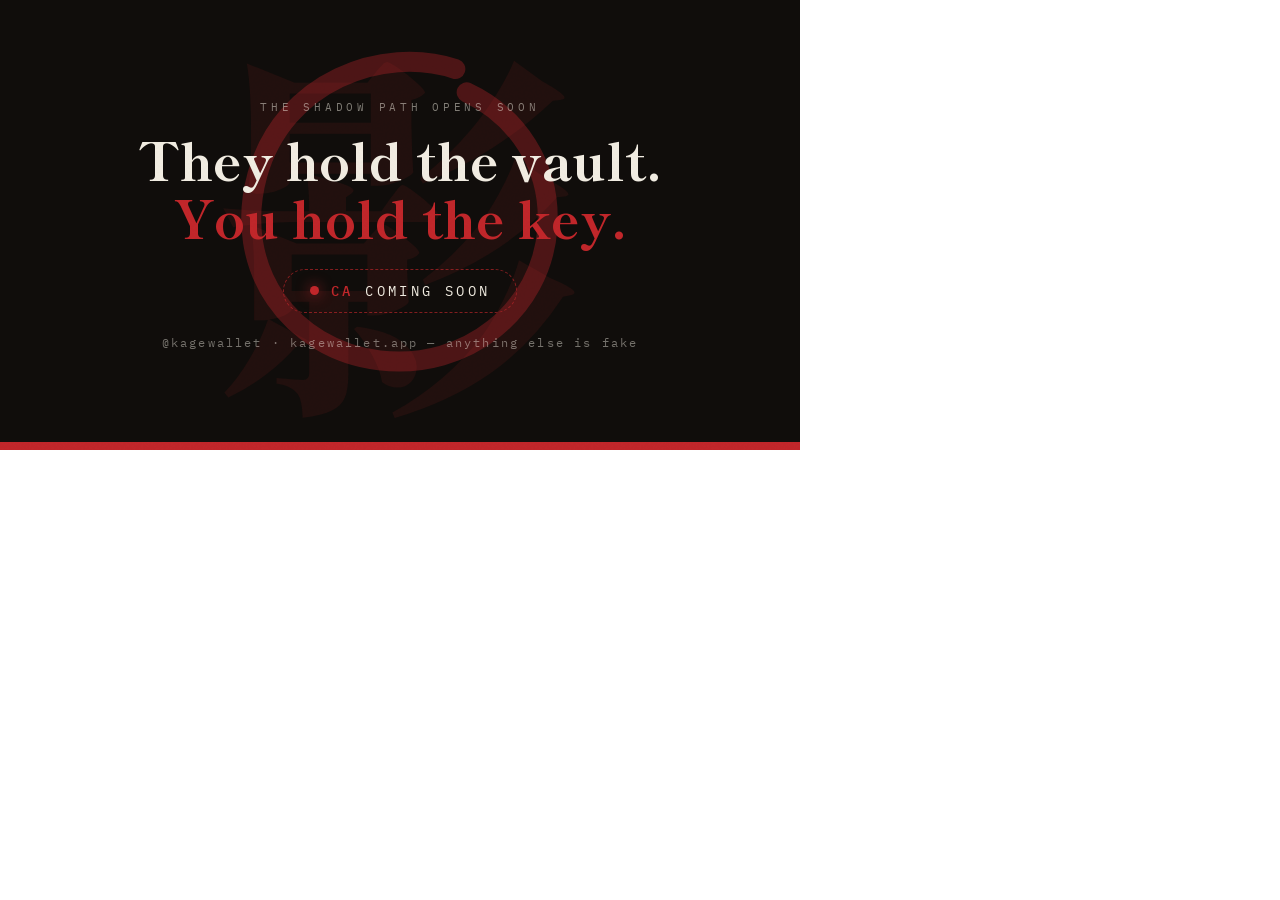
<file: brand/post3.html>
<!doctype html>
<html lang="en">
<head>
<meta charset="utf-8" />
<title>post3</title>
<link href="https://fonts.googleapis.com/css2?family=Shippori+Mincho:wght@700;800&family=IBM+Plex+Mono:wght@500&family=Zen+Kaku+Gothic+New:wght@500&display=swap" rel="stylesheet" />
<style>
  * { margin: 0; padding: 0; box-sizing: border-box; }
  html, body { width: 800px; height: 450px; overflow: hidden; }
  .stage {
    position: relative; width: 800px; height: 450px;
    background: #100d0b; overflow: hidden;
    font-family: 'Shippori Mincho', serif; color: #f4efe4;
    display: grid; place-items: center; text-align: center;
  }
  .kanji {
    position: absolute; top: 50%; left: 50%; translate: -50% -52%;
    font-size: 380px; font-weight: 800; line-height: 1;
    color: rgba(195,39,43,0.1); user-select: none;
  }
  .enso { position: absolute; top: 50%; left: 50%; width: 400px; translate: -50% -52%; color: rgba(195,39,43,0.35); }
  .enso svg { width: 100%; display: block; }
  .inner { position: relative; }
  .kicker { font-family: 'IBM Plex Mono', monospace; font-size: 11px; letter-spacing: 0.34em; color: rgba(244,239,228,0.5); margin-bottom: 16px; }
  .title { font-size: 52px; font-weight: 800; line-height: 1.1; }
  .title em { font-style: normal; color: #c3272b; }
  .pill {
    margin: 24px auto 0; display: inline-flex; align-items: center; gap: 12px;
    border: 1px dashed rgba(195,39,43,0.65); border-radius: 999px;
    padding: 12px 26px;
    font-family: 'IBM Plex Mono', monospace; font-size: 14px; letter-spacing: 0.24em;
  }
  .dot { width: 9px; height: 9px; border-radius: 50%; background: #c3272b; box-shadow: 0 0 14px rgba(195,39,43,0.9); }
  .pill b { color: #c3272b; font-weight: 500; }
  .foot { margin-top: 22px; font-family: 'IBM Plex Mono', monospace; font-size: 12px; letter-spacing: 0.18em; color: rgba(244,239,228,0.45); }
  .strip { position: absolute; left: 0; right: 0; bottom: 0; height: 8px; background: #c3272b; }
  .grain { position: absolute; inset: 0; opacity: .55; background-image: url("data:image/svg+xml,%3Csvg viewBox='0 0 300 300' xmlns='http://www.w3.org/2000/svg'%3E%3Cfilter id='n'%3E%3CfeTurbulence type='fractalNoise' baseFrequency='0.75' numOctaves='2' stitchTiles='stitch'/%3E%3CfeColorMatrix type='matrix' values='0 0 0 0 0  0 0 0 0 0  0 0 0 0 0  0 0 0 0.05 0'/%3E%3C/filter%3E%3Crect width='100%25' height='100%25' filter='url(%23n)'/%3E%3C/svg%3E"); }
</style>
</head>
<body>
  <div class="stage">
    <div class="kanji">影</div>
    <div class="enso"><svg viewBox="0 0 600 600" fill="none"><path d="M383 78C275 42 125 96 86 237c-39 141 51 262 183 278 132 16 243-77 252-197 7-96-48-171-121-205" stroke="currentColor" stroke-width="30" stroke-linecap="round"/></svg></div>
    <div class="inner">
      <p class="kicker">THE SHADOW PATH OPENS SOON</p>
      <div class="title">They hold the vault.<br/><em>You hold the key.</em></div>
      <div class="pill"><span class="dot"></span><b>CA</b><span>COMING SOON</span></div>
      <p class="foot">@kagewallet · kagewallet.app — anything else is fake</p>
    </div>
    <div class="strip"></div>
    <div class="grain"></div>
  </div>
</body>
</html>
</file>
<file: css/style.css>
/* ============================================================
   KAGE — Japanese editorial theme
   washi paper + sumi ink + shu crimson
   ============================================================ */

:root {
  --paper: #f4efe4;
  --paper-2: #ece5d4;
  --ink: #161210;
  --ink-2: #26201c;
  --crimson: #c3272b;
  --crimson-2: #a01f23;
  --gold: #b08d3e;
  --line: rgba(22, 18, 16, 0.14);
  --line-dark: rgba(244, 239, 228, 0.14);
  --serif: "Shippori Mincho", "Times New Roman", serif;
  --sans: "Zen Kaku Gothic New", "Helvetica Neue", sans-serif;
  --mono: "IBM Plex Mono", monospace;
}

* { margin: 0; padding: 0; box-sizing: border-box; }

html { scroll-behavior: auto; }
html.lenis, html.lenis body { height: auto; }
.lenis.lenis-smooth { scroll-behavior: auto !important; }

body {
  background: var(--paper);
  color: var(--ink);
  font-family: var(--sans);
  font-size: 16px;
  line-height: 1.6;
  overflow-x: hidden;
  -webkit-font-smoothing: antialiased;
}

::selection { background: var(--crimson); color: var(--paper); }

.crimson { color: var(--crimson); }

/* ---------- grain ---------- */
.grain {
  position: fixed; inset: -50%;
  width: 200%; height: 200%;
  pointer-events: none;
  z-index: 9998;
  opacity: 0.5;
  background-image: url("data:image/svg+xml,%3Csvg viewBox='0 0 300 300' xmlns='http://www.w3.org/2000/svg'%3E%3Cfilter id='n'%3E%3CfeTurbulence type='fractalNoise' baseFrequency='0.75' numOctaves='2' stitchTiles='stitch'/%3E%3CfeColorMatrix type='matrix' values='0 0 0 0 0  0 0 0 0 0  0 0 0 0 0  0 0 0 0.04 0'/%3E%3C/filter%3E%3Crect width='100%25' height='100%25' filter='url(%23n)'/%3E%3C/svg%3E");
  animation: grain 7s steps(10) infinite;
}
@keyframes grain {
  0%, 100% { transform: translate(0, 0); }
  20% { transform: translate(-3%, 2%); }
  40% { transform: translate(2%, -3%); }
  60% { transform: translate(-2%, -2%); }
  80% { transform: translate(3%, 3%); }
}

/* ---------- progress ---------- */
.progress {
  position: fixed; top: 0; left: 0; right: 0;
  height: 3px; z-index: 10000;
}
.progress span {
  display: block; height: 100%; width: 100%;
  background: var(--crimson);
  transform-origin: left center;
  transform: scaleX(0);
}

/* ---------- nav ---------- */
.nav {
  position: fixed; top: 18px; left: 50%;
  translate: -50% 0;
  z-index: 9999;
  display: flex; align-items: center; gap: 28px;
  padding: 10px 12px 10px 20px;
  border-radius: 999px;
  background: rgba(22, 18, 16, 0.88);
  backdrop-filter: blur(12px);
  color: var(--paper);
  border: 1px solid rgba(244, 239, 228, 0.1);
  transition: translate 0.45s cubic-bezier(.22,1,.36,1), opacity .3s;
}
.nav.is-hidden { translate: -50% -140%; }
.nav__brand {
  display: flex; align-items: center; gap: 10px;
  text-decoration: none; color: inherit;
}
.nav__mon {
  display: grid; place-items: center;
  width: 34px; height: 34px;
  background: var(--crimson);
  color: var(--paper);
  font-family: var(--serif);
  font-weight: 800; font-size: 19px;
  border-radius: 8px;
}
.nav__name {
  font-family: var(--serif);
  font-weight: 800; letter-spacing: 0.22em; font-size: 15px;
}
.nav__links { display: flex; gap: 22px; }
.nav__links a {
  color: rgba(244, 239, 228, 0.75);
  text-decoration: none;
  font-size: 13px; letter-spacing: 0.12em; text-transform: uppercase;
  transition: color .25s;
}
.nav__links a:hover { color: var(--paper); }
.nav__social {
  display: flex; align-items: center; gap: 14px;
  padding-left: 4px;
  border-left: 1px solid rgba(244, 239, 228, 0.18);
  margin-left: -6px;
}
.nav__social a {
  display: grid; place-items: center;
  width: 30px; height: 30px;
  color: rgba(244, 239, 228, 0.7);
  transition: color .25s, transform .25s;
}
.nav__social a:hover { color: var(--crimson); transform: translateY(-2px); }
.nav__social svg { width: 17px; height: 17px; display: block; }

/* ---------- buttons ---------- */
.btn {
  position: relative;
  display: inline-flex; align-items: center; justify-content: center;
  overflow: hidden;
  padding: 12px 26px;
  border-radius: 999px;
  text-decoration: none;
  font-family: var(--sans);
  font-weight: 700; font-size: 14px; letter-spacing: 0.04em;
  cursor: pointer;
  isolation: isolate;
}
.btn--primary { background: var(--crimson); color: var(--paper); }
.btn--big { padding: 20px 44px; font-size: 17px; }
.btn__ink {
  position: absolute; inset: 0; z-index: -1;
  background: var(--ink);
  border-radius: inherit;
  transform: translateY(101%);
  transition: transform .45s cubic-bezier(.22,1,.36,1);
}
.btn:hover .btn__ink { transform: translateY(0); }

/* ---------- hero ---------- */
.hero {
  position: relative;
  background: var(--paper);
  min-height: 100svh;
  display: flex; flex-direction: column;
  align-items: center; justify-content: flex-end;
  text-align: center;
  padding: 120px 24px 96px;
  overflow: hidden;
}
.hero__enso {
  position: absolute;
  top: 36%; left: 50%;
  width: min(72vmin, 640px);
  translate: -50% -54%;
  color: var(--crimson);
  opacity: 0.9;
  z-index: 0;
}
.hero__enso svg { width: 100%; height: auto; display: block; }
.hero__kanji {
  position: absolute;
  top: 36%; left: 50%;
  translate: -50% -54%;
  font-family: var(--serif);
  font-weight: 800;
  font-size: min(38vmin, 330px);
  color: var(--ink);
  opacity: 0.08;
  z-index: 0;
  user-select: none;
}
.hero__img {
  position: absolute;
  top: 36%; left: 50%;
  width: min(58vmin, 500px);
  translate: -50% -54%;
  z-index: 1;
  pointer-events: none;
  mix-blend-mode: multiply;
  filter: brightness(1.08) contrast(1.06);
}
.hero__title {
  position: relative; z-index: 2;
  font-family: var(--serif);
  font-weight: 800;
  font-size: clamp(54px, 10vw, 134px);
  line-height: 0.98;
  letter-spacing: -0.015em;
}
.hero__line { display: block; overflow: hidden; }
.hero__line > span { display: inline-block; }
.hero__dot { color: var(--crimson); font-style: normal; }
.char { display: inline-block; will-change: transform; }
.hero__sub {
  position: relative; z-index: 2;
  margin-top: 28px;
  font-size: clamp(15px, 1.6vw, 19px);
  color: rgba(22, 18, 16, 0.72);
}
.hero__meta {
  position: relative; z-index: 2;
  margin-top: 34px;
  display: flex; flex-wrap: wrap; gap: 14px;
  align-items: center; justify-content: center;
  font-family: var(--mono);
  font-size: 11px; letter-spacing: 0.14em;
  color: rgba(22, 18, 16, 0.55);
}
.hero__meta-sep { color: var(--crimson); font-size: 7px; }
.hero__ca {
  position: relative; z-index: 2;
  margin-top: 22px;
  display: inline-flex; align-items: center; gap: 12px;
  padding: 10px 22px;
  border: 1px dashed rgba(195, 39, 43, 0.55);
  border-radius: 999px;
  background: rgba(195, 39, 43, 0.06);
  font-family: var(--mono);
  font-size: 12px; letter-spacing: 0.22em;
  animation: fadeUp 0.8s 1.7s cubic-bezier(.22,1,.36,1) both;
}
.ca__dot {
  width: 8px; height: 8px; border-radius: 50%;
  background: var(--crimson);
  animation: pulse-ca 1.8s ease-out infinite;
}
@keyframes pulse-ca {
  0% { box-shadow: 0 0 0 0 rgba(195,39,43,0.5); }
  100% { box-shadow: 0 0 0 10px rgba(195,39,43,0); }
}
.ca__label { color: var(--crimson); font-weight: 700; white-space: nowrap; }
.ca__value { color: rgba(22,18,16,0.65); }
.ca__value--addr { font-size: 11.5px; letter-spacing: 0.03em; overflow-wrap: anywhere; }
button.hero__ca { cursor: pointer; font: inherit; max-width: calc(100vw - 48px); }
button.hero__ca:hover { background: rgba(195, 39, 43, 0.12); }
@keyframes fadeUp {
  from { opacity: 0; transform: translateY(16px); }
  to { opacity: 1; transform: translateY(0); }
}

.hero__scrollcue {
  position: absolute; bottom: 28px; left: 50%;
  transform: translateX(-50%);
  display: flex; align-items: center; gap: 10px;
  font-family: var(--mono); font-size: 11px; letter-spacing: 0.2em;
  color: rgba(22, 18, 16, 0.5);
  z-index: 2;
}
.hero__arrow { display: inline-block; animation: bob 1.6s ease-in-out infinite; }
@keyframes bob { 50% { transform: translateY(5px); } }

/* ---------- marquee ---------- */
.marquee {
  overflow: hidden;
  white-space: nowrap;
  padding: 16px 0;
  border-top: 1px solid var(--line);
  border-bottom: 1px solid var(--line);
}
.marquee--crimson { background: var(--crimson); color: var(--paper); border: none; }
.marquee__track {
  display: inline-flex; align-items: center; gap: 42px;
  will-change: transform;
  padding-right: 42px;
}
.marquee__track span {
  font-family: var(--serif); font-weight: 700;
  font-size: 22px; letter-spacing: 0.14em;
}
.marquee__track i { font-style: normal; font-size: 9px; opacity: 0.7; }

/* ---------- ink sections ---------- */
.section--ink {
  background: var(--ink);
  color: var(--paper);
}

/* ---------- manifesto ---------- */
.manifesto {
  padding: clamp(110px, 16vw, 210px) 24px;
  text-align: center;
}
.manifesto__label {
  font-family: var(--mono);
  font-size: 12px; letter-spacing: 0.3em;
  color: var(--crimson);
  margin-bottom: 42px;
}
.manifesto__label--dark { color: var(--crimson); }
.manifesto__text {
  max-width: 1050px; margin: 0 auto;
  font-family: var(--serif);
  font-weight: 700;
  font-size: clamp(26px, 4.4vw, 56px);
  line-height: 1.32;
  text-transform: uppercase;
  letter-spacing: 0.01em;
}
.manifesto__text .word { opacity: 0.12; display: inline-block; }

/* ---------- statement ---------- */
.statement {
  min-height: 100svh;
  display: flex; flex-direction: column;
  align-items: center; justify-content: center;
  text-align: center;
  padding: 100px 24px;
  position: relative;
}
.statement__label {
  font-family: var(--mono);
  font-size: 11px; letter-spacing: 0.3em;
  color: rgba(22,18,16,0.5);
  margin-bottom: 36px;
}
.statement__title {
  font-family: var(--serif);
  font-weight: 800;
  font-size: clamp(42px, 7.4vw, 104px);
  line-height: 1.08;
}
.statement__stroke {
  width: min(680px, 80vw);
  margin-top: 38px;
  color: var(--crimson);
}
.statement__stroke svg { width: 100%; height: auto; display: block; }

/* ---------- features ---------- */
.features {
  padding: clamp(60px, 9vw, 140px) clamp(20px, 6vw, 90px);
  display: flex; flex-direction: column;
  gap: clamp(110px, 14vw, 220px);
  background:
    linear-gradient(var(--paper), var(--paper)) padding-box;
}
.feature {
  display: grid;
  grid-template-columns: 1fr 1fr;
  gap: clamp(40px, 7vw, 110px);
  align-items: center;
  max-width: 1280px;
  margin: 0 auto;
  width: 100%;
}
.feature--flip .feature__mock { order: 2; }
.feature--flip .feature__copy { order: 1; }

.feature__mock {
  position: relative;
  display: grid; place-items: center;
  padding: clamp(28px, 4vw, 56px);
  background: var(--paper-2);
  border: 1px solid var(--line);
  border-radius: 24px;
  min-height: 380px;
}
.feature__seal {
  position: absolute;
  top: 18px; right: 18px;
  width: 54px; height: 54px;
  display: grid; place-items: center;
  background: var(--crimson);
  color: var(--paper);
  border-radius: 10px;
  font-family: var(--serif);
  font-weight: 800; font-size: 26px;
  box-shadow: 4px 4px 0 rgba(22,18,16,0.2);
  transform: rotate(6deg);
}
.feature__no {
  display: flex; align-items: baseline; gap: 12px;
  font-family: var(--serif);
  font-weight: 800;
  font-size: 30px;
  color: var(--crimson);
}
.feature__no em {
  font-family: var(--mono);
  font-style: normal; font-size: 13px; letter-spacing: 0.2em;
  color: rgba(22,18,16,0.45);
}
.feature__title {
  margin-top: 14px;
  font-family: var(--serif);
  font-weight: 800;
  font-size: clamp(30px, 3.4vw, 46px);
  line-height: 1.12;
}
.feature__text {
  margin-top: 18px;
  max-width: 480px;
  font-size: 16.5px;
  color: rgba(22,18,16,0.72);
}

/* chips */
.chips {
  margin-top: 24px;
  display: flex; flex-wrap: wrap; gap: 10px;
  list-style: none;
}
.chips li {
  padding: 7px 15px;
  border: 1px solid rgba(22,18,16,0.25);
  border-radius: 999px;
  font-size: 12.5px; font-weight: 700; letter-spacing: 0.04em;
  background: var(--paper);
}
.chips li::before { content: "● "; color: var(--crimson); font-size: 8px; vertical-align: 2px; }
.chips--dark li { border-color: rgba(244,239,228,0.25); background: transparent; color: var(--paper); }

/* ---------- UI mockups ---------- */
.ui {
  width: min(360px, 100%);
  background: var(--ink);
  color: var(--paper);
  border-radius: 18px;
  padding: 22px;
  box-shadow: 0 30px 60px -30px rgba(22,18,16,0.45);
  border: 1px solid rgba(244,239,228,0.08);
  font-size: 14px;
}
.ui__bar { display: flex; gap: 6px; margin-bottom: 18px; }
.ui__bar i {
  width: 10px; height: 10px; border-radius: 50%;
  background: rgba(244,239,228,0.18);
}
.ui__bar i:first-child { background: var(--crimson); }
.ui__hello {
  font-family: var(--serif);
  font-weight: 700; font-size: 20px;
}
.ui__hint { color: rgba(244,239,228,0.55); font-size: 12.5px; margin-top: 4px; }
.ui__label {
  display: block;
  margin: 18px 0 8px;
  font-family: var(--mono);
  font-size: 10px; letter-spacing: 0.22em;
  color: rgba(244,239,228,0.5);
}
.ui__input {
  padding: 12px 14px;
  border: 1px solid rgba(244,239,228,0.16);
  border-radius: 10px;
  letter-spacing: 3px;
  color: rgba(244,239,228,0.8);
}
.ui__btn {
  margin-top: 14px;
  width: 100%;
  padding: 11px 18px;
  border: none; border-radius: 999px;
  background: var(--crimson); color: var(--paper);
  font-family: var(--sans); font-weight: 700; font-size: 14px;
  cursor: pointer;
  transition: background .25s;
}
.ui__btn:hover { background: var(--crimson-2); }
.ui__btn--ghost {
  background: transparent;
  border: 1px solid rgba(244,239,228,0.25);
}
.ui__btn--ghost:hover { background: rgba(244,239,228,0.08); }
.ui__row { display: flex; gap: 10px; }
.ui__row .ui__btn { width: auto; flex: 1; }
.ui__foot {
  margin-top: 14px; text-align: center;
  font-family: var(--mono); font-size: 10.5px; letter-spacing: 0.08em;
  color: rgba(244,239,228,0.4);
}
.ui__qr {
  width: 150px; height: 150px;
  margin: 4px auto 10px;
  background: var(--paper);
  border-radius: 10px;
  padding: 10px;
}
.ui__qr svg { width: 100%; height: 100%; display: block; fill: var(--ink); }
.ui__addr {
  text-align: center;
  font-family: var(--mono); font-size: 13px;
  color: rgba(244,239,228,0.85);
  margin-bottom: 8px;
}
.ui__line {
  display: flex; justify-content: space-between; align-items: center;
  padding: 10px 2px;
  border-bottom: 1px dashed rgba(244,239,228,0.14);
  color: rgba(244,239,228,0.6);
  font-size: 13px;
}
.ui__line b { color: var(--paper); font-family: var(--mono); font-weight: 500; }
.ui__line--total { border-bottom: none; }
.ui__line--total b { color: var(--crimson); font-weight: 700; }
.ui__tx {
  display: flex; align-items: center; gap: 12px;
  padding: 11px 2px;
  border-bottom: 1px dashed rgba(244,239,228,0.12);
}
.ui__tx:last-child { border-bottom: none; }
.ui__tx > div { flex: 1; line-height: 1.3; }
.ui__tx small { color: rgba(244,239,228,0.45); font-size: 11px; }
.ui__tx > b { font-family: var(--mono); font-weight: 500; font-size: 13px; }
.ui__tx .in, .ui .in { color: #7fb069; }
.ui__dir {
  width: 30px; height: 30px;
  display: grid; place-items: center;
  border-radius: 50%;
  background: rgba(244,239,228,0.08);
  font-size: 14px;
}
.ui__dir--in { color: #7fb069; }
.ui__node {
  display: flex; align-items: center; gap: 10px;
  padding: 12px 14px;
  border: 1px solid rgba(244,239,228,0.16);
  border-radius: 10px;
  font-family: var(--mono); font-size: 12.5px;
  margin-bottom: 6px;
}
.ui__pulse {
  width: 8px; height: 8px; border-radius: 50%;
  background: #7fb069;
  flex: none;
  animation: pulse 1.8s ease-out infinite;
}
@keyframes pulse {
  0% { box-shadow: 0 0 0 0 rgba(127,176,105,0.55); }
  100% { box-shadow: 0 0 0 10px rgba(127,176,105,0); }
}
.ui__tabs {
  display: flex; gap: 6px;
  background: rgba(244,239,228,0.06);
  padding: 5px; border-radius: 999px;
  margin-bottom: 6px;
}
.ui__tabs span {
  flex: 1; text-align: center;
  padding: 8px 0;
  border-radius: 999px;
  font-size: 12.5px; font-weight: 700;
  color: rgba(244,239,228,0.55);
}
.ui__tabs .is-active { background: var(--crimson); color: var(--paper); }
.ui__swap {
  display: flex; justify-content: space-between; align-items: center;
  padding: 14px;
  border: 1px solid rgba(244,239,228,0.16);
  border-radius: 12px;
}
.ui__swap b { font-family: var(--mono); font-size: 20px; font-weight: 500; }
.ui__swap span {
  font-family: var(--mono); font-size: 11px; letter-spacing: 0.1em;
  padding: 5px 10px;
  background: rgba(244,239,228,0.08);
  border-radius: 999px;
}
.ui__down {
  text-align: center;
  margin: 8px 0;
  color: var(--crimson);
  font-size: 18px;
}
.ui__tag {
  font-style: normal;
  color: var(--crimson);
  margin-left: 8px;
}
.ui__live {
  margin-top: 14px;
  display: flex; align-items: center; gap: 8px; justify-content: center;
  font-family: var(--mono); font-size: 11px; letter-spacing: 0.12em;
  color: rgba(244,239,228,0.55);
}

/* ---------- token ---------- */
.token { padding: clamp(40px, 7vw, 100px) 24px; background: var(--paper); }
.token__card {
  max-width: 820px; margin: 0 auto;
  background: var(--ink); color: var(--paper);
  border-radius: 28px;
  padding: clamp(40px, 6vw, 70px) clamp(22px, 5vw, 60px);
  text-align: center;
  box-shadow: 0 40px 80px -40px rgba(22,18,16,0.5);
}
.token__card .manifesto__label { margin-bottom: 22px; }
.token__title {
  font-family: var(--serif); font-weight: 800;
  font-size: clamp(40px, 6vw, 72px);
  line-height: 1.05; margin-bottom: 30px;
}
.token__ca {
  display: inline-flex; align-items: center; gap: 14px;
  max-width: 100%;
  padding: 14px 22px;
  background: rgba(244,239,228,0.05);
  border: 1px dashed rgba(195,39,43,0.65);
  border-radius: 999px;
  color: var(--paper);
  font-family: var(--mono); font-size: clamp(11px, 1.6vw, 14px);
  cursor: pointer;
  transition: background .2s;
}
.token__ca:hover { background: rgba(195,39,43,0.12); }
.token__addr { overflow-wrap: anywhere; }
.token__copy { color: var(--crimson); font-size: 10px; letter-spacing: 0.2em; flex: none; }
.token__links { margin-top: 28px; display: flex; gap: 12px; justify-content: center; flex-wrap: wrap; }
.btn--dark { border: 1px solid rgba(244,239,228,0.3); color: var(--paper); background: transparent; }
.btn--dark:hover { background: rgba(244,239,228,0.1); }
.token__warn {
  margin-top: 24px;
  font-family: var(--mono); font-size: 11.5px; letter-spacing: 0.1em;
  color: rgba(244,239,228,0.45);
}

/* ---------- bridge ---------- */
.bridge {
  display: grid;
  grid-template-columns: 1.1fr 0.9fr;
  gap: clamp(40px, 7vw, 100px);
  align-items: center;
  padding: clamp(100px, 13vw, 180px) clamp(24px, 7vw, 110px);
}
.bridge .manifesto__label { text-align: left; margin-bottom: 26px; }
.bridge__title {
  font-family: var(--serif);
  font-weight: 800;
  font-size: clamp(40px, 5.6vw, 76px);
  line-height: 1.06;
}
.bridge__text {
  margin-top: 22px;
  max-width: 460px;
  color: rgba(244,239,228,0.66);
  font-size: 16.5px;
}
.bridge__mock { display: grid; place-items: center; }

/* ---------- FAQ ---------- */
.faq {
  padding: clamp(90px, 12vw, 170px) clamp(24px, 7vw, 110px);
  max-width: 1280px; margin: 0 auto;
}
.faq__head {
  display: flex; align-items: center; gap: clamp(28px, 5vw, 70px);
  margin-bottom: clamp(50px, 7vw, 90px);
}
.faq__giant {
  font-family: var(--serif);
  font-weight: 800;
  font-size: clamp(110px, 16vw, 230px);
  line-height: 0.9;
  color: var(--crimson);
}
.faq__headcopy .manifesto__label { text-align: left; margin-bottom: 18px; }
.faq__title {
  font-family: var(--serif);
  font-weight: 800;
  font-size: clamp(34px, 4.6vw, 62px);
  line-height: 1.1;
}
.faq__list { border-top: 1px solid var(--line); }
.qa { border-bottom: 1px solid var(--line); }
.qa summary {
  display: flex; align-items: baseline; gap: clamp(16px, 3vw, 40px);
  padding: 26px 4px;
  cursor: pointer;
  list-style: none;
}
.qa summary::-webkit-details-marker { display: none; }
.qa__no {
  font-family: var(--mono);
  font-size: 13px; color: var(--crimson);
}
.qa__q {
  flex: 1;
  font-family: var(--serif);
  font-weight: 700;
  font-size: clamp(19px, 2.4vw, 28px);
}
.qa__mark {
  font-family: var(--serif);
  font-size: 26px;
  color: var(--crimson);
  transition: transform .35s cubic-bezier(.22,1,.36,1);
}
.qa[open] .qa__mark { transform: rotate(45deg); }
.qa__a { overflow: hidden; }
.qa__a p {
  padding: 0 4px 28px calc(13px + clamp(16px, 3vw, 40px) + 14px);
  max-width: 760px;
  color: rgba(22,18,16,0.7);
  font-size: 16px;
}

/* ---------- CTA ---------- */
.cta {
  position: relative;
  text-align: center;
  padding: clamp(120px, 16vw, 220px) 24px;
  overflow: hidden;
}
.cta__kanji {
  position: absolute;
  top: 50%; left: 50%;
  translate: -50% -50%;
  font-family: var(--serif);
  font-weight: 800;
  font-size: min(60vmin, 460px);
  color: rgba(244,239,228,0.045);
  user-select: none;
}
.cta__title {
  position: relative;
  font-family: var(--serif);
  font-weight: 800;
  font-size: clamp(44px, 7vw, 96px);
  line-height: 1.08;
  margin-bottom: 44px;
}
.cta__note {
  position: relative;
  margin-top: 22px;
  font-family: var(--mono);
  font-size: 12px; letter-spacing: 0.14em;
  color: rgba(244,239,228,0.45);
}

/* ---------- footer ---------- */
.footer {
  background: var(--ink);
  color: var(--paper);
  padding: 70px 0 28px;
  border-top: 1px solid var(--line-dark);
  overflow: hidden;
}
.footer__cols {
  display: grid;
  grid-template-columns: repeat(4, 1fr);
  gap: 30px;
  padding: 0 clamp(24px, 7vw, 110px) 70px;
  max-width: 1280px; margin: 0 auto;
}
.footer__cols h4 {
  font-family: var(--mono);
  font-size: 11px; letter-spacing: 0.26em;
  color: rgba(244,239,228,0.45);
  margin-bottom: 16px;
}
.footer__cols a {
  display: block;
  color: rgba(244,239,228,0.8);
  text-decoration: none;
  font-size: 14.5px;
  padding: 4px 0;
  transition: color .2s, transform .2s;
}
.footer__cols a:hover { color: var(--crimson); transform: translateX(4px); }
.footer__status {
  display: flex; align-items: center; gap: 10px;
  font-size: 14.5px;
}
.footer__giant {
  white-space: nowrap;
  font-family: var(--serif);
  font-weight: 800;
  font-size: clamp(90px, 17vw, 240px);
  line-height: 1;
  color: transparent;
  -webkit-text-stroke: 1px rgba(244,239,228,0.22);
  user-select: none;
}
.footer__giant span { display: inline-block; will-change: transform; }
.footer__fine {
  text-align: center;
  margin-top: 34px;
  font-family: var(--mono);
  font-size: 11px; letter-spacing: 0.1em;
  color: rgba(244,239,228,0.35);
}

/* ---------- responsive ---------- */
@media (max-width: 900px) {
  .nav { gap: 16px; padding: 8px 10px 8px 16px; width: calc(100% - 32px); justify-content: space-between; }
  .nav__links { display: none; }
  .feature, .bridge { grid-template-columns: 1fr; }
  .feature--flip .feature__mock { order: 0; }
  .feature--flip .feature__copy { order: 1; }
  .faq__head { flex-direction: column; align-items: flex-start; gap: 10px; }
  .footer__cols { grid-template-columns: repeat(2, 1fr); }
}

/* ---------- reduced motion ---------- */
@media (prefers-reduced-motion: reduce) {
  .grain, .hero__arrow, .ui__pulse { animation: none !important; }
}
</file>
